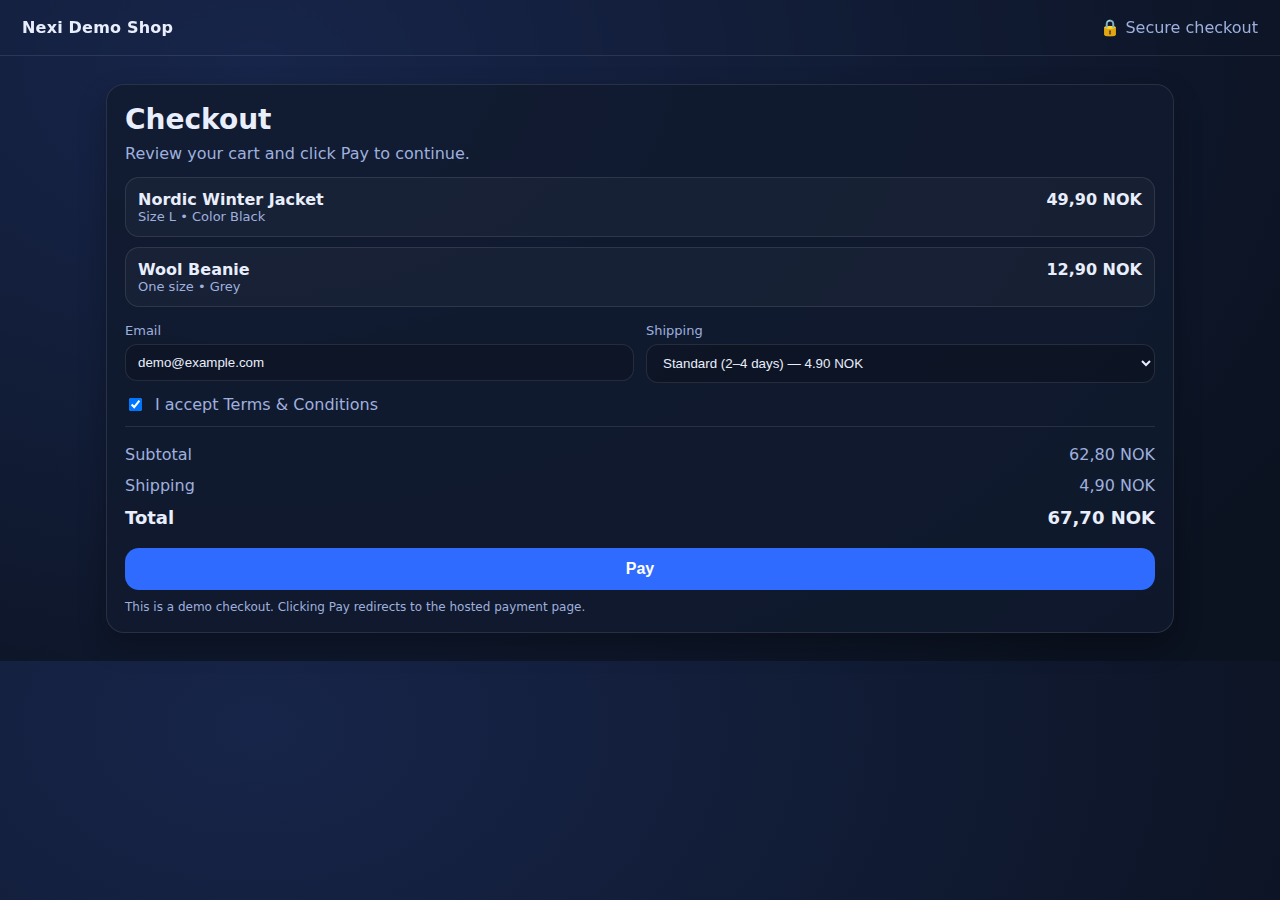
<file: index.html>
<!doctype html>
<html lang="en">
<head>
  <meta charset="utf-8" />
  <meta name="viewport" content="width=device-width,initial-scale=1" />
  <title>Demo Shop – Checkout</title>
  <link rel="stylesheet" href="style.css" />
</head>
<body>
  <header class="topbar">
    <div class="brand">Nexi Demo Shop</div>
    <div class="secure">🔒 Secure checkout</div>
  </header>

  <main class="container">
    <section class="card">
      <h1>Checkout</h1>
      <p class="muted">Review your cart and click Pay to continue.</p>

      <div id="cart" class="cart"></div>

      <div class="row">
        <div class="col">
          <label class="label">Email</label>
          <input id="email" class="input" type="email" placeholder="peter@example.com" value="demo@example.com" />
        </div>
        <div class="col">
          <label class="label">Shipping</label>
          <select id="shipping" class="input">
            <option value="4.90">Standard (2–4 days) — 4.90 NOK</option>
            <option value="9.90">Express (1–2 days) — 9.90 NOK</option>
          </select>
        </div>
      </div>

      <label class="checkbox">
        <input id="terms" type="checkbox" checked />
        <span>I accept Terms & Conditions</span>
      </label>

      <div class="summary">
        <div class="line"><span>Subtotal</span><span id="subtotal">€0.00</span></div>
        <div class="line"><span>Shipping</span><span id="shippingCost">€0.00</span></div>
        <div class="line total"><span>Total</span><span id="total">€0.00</span></div>
      </div>

      <button id="payBtn" class="pay">Pay</button>

      <div id="hint" class="hint">
        This is a demo checkout. Clicking Pay redirects to the hosted payment page.
      </div>
    </section>

   
  </main>

  <div id="overlay" class="overlay hidden">
    <div class="spinner"></div>
    <div class="overlayText">Redirecting to payment…</div>
  </div>

  <script src="app.js"></script>
</body>
</html>
</file>
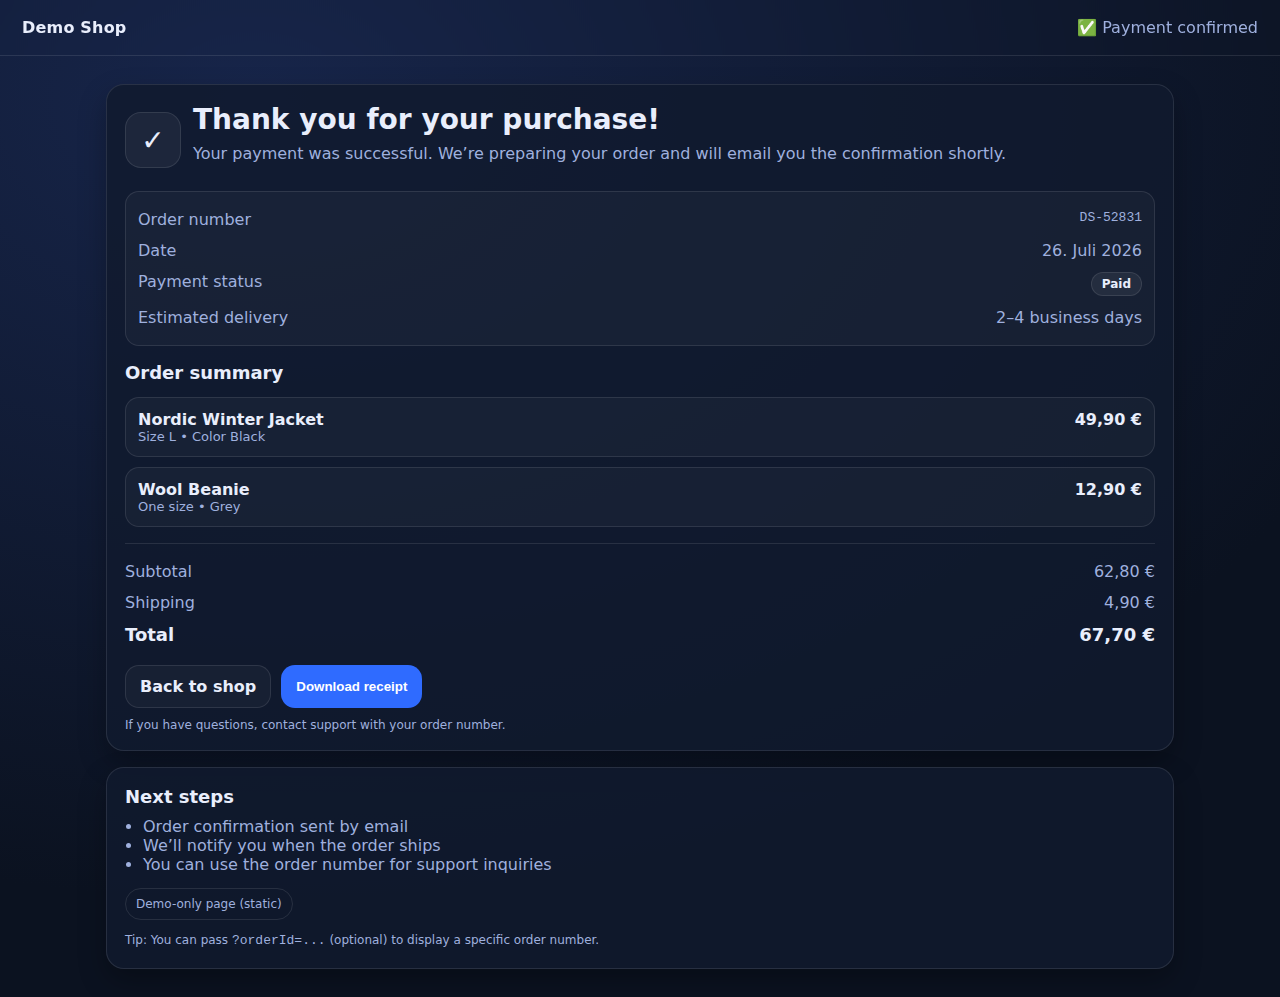
<file: confirmation.html>
<!doctype html>
<html lang="en">
<head>
  <meta charset="utf-8" />
  <meta name="viewport" content="width=device-width,initial-scale=1" />
  <title>Demo Shop – Payment Confirmation</title>
  <link rel="stylesheet" href="style.css" />
</head>
<body>
  <header class="topbar">
    <div class="brand">Demo Shop</div>
    <div class="secure">✅ Payment confirmed</div>
  </header>

  <main class="container">
    <section class="card">
      <div class="successHeader">
        <div class="successIcon">✓</div>
        <div>
          <h1>Thank you for your purchase!</h1>
          <p class="muted">
            Your payment was successful. We’re preparing your order and will email you the confirmation shortly.
          </p>
        </div>
      </div>

      <div class="orderBox">
        <div class="line"><span>Order number</span><span class="mono" id="orderId">DS-24001</span></div>
        <div class="line"><span>Date</span><span id="orderDate">—</span></div>
        <div class="line"><span>Payment status</span><span class="badge ok">Paid</span></div>
        <div class="line"><span>Estimated delivery</span><span id="eta">2–4 business days</span></div>
      </div>

      <h2 class="h2">Order summary</h2>
      <div id="summaryItems" class="cart"></div>

      <div class="summary">
        <div class="line"><span>Subtotal</span><span id="subtotal">€0.00</span></div>
        <div class="line"><span>Shipping</span><span id="shippingCost">€0.00</span></div>
        <div class="line total"><span>Total</span><span id="total">€0.00</span></div>
      </div>

      <div class="actions">
        <a class="btn secondary" href="./index.html">Back to shop</a>
        <button class="btn primary" id="downloadBtn">Download receipt</button>
      </div>

      <div class="hint">
        If you have questions, contact support with your order number.
      </div>
    </section>

    <aside class="card side">
      <h2>Next steps</h2>
      <ul class="bullets">
        <li>Order confirmation sent by email</li>
        <li>We’ll notify you when the order ships</li>
        <li>You can use the order number for support inquiries</li>
      </ul>

      <div class="pill">Demo-only page (static)</div>

      <div class="smallMuted">
        Tip: You can pass <span class="mono">?orderId=...</span> (optional) to display a specific order number.
      </div>
    </aside>
  </main>

  <script src="confirmation.js"></script>
</body>
</html>
</file>
<file: style.css>
:root {
  --bg: #0b1220;
  --card: #111a2e;
  --text: #e9eefc;
  --muted: #9fb0de;
  --border: rgba(255,255,255,0.10);
  --btn: #2f6bff;
  --btnHover: #2457d6;
}

* { box-sizing: border-box; }
body {
  margin: 0;
  font-family: ui-sans-serif, system-ui, -apple-system, Segoe UI, Roboto, Arial;
  background: radial-gradient(1200px 800px at 20% 10%, #17254a, var(--bg));
  color: var(--text);
}

.topbar {
  display: flex;
  justify-content: space-between;
  padding: 18px 22px;
  border-bottom: 1px solid var(--border);
  backdrop-filter: blur(6px);
}
.brand { font-weight: 700; letter-spacing: 0.2px; }
.secure { color: var(--muted); }

.container {
  max-width: 1100px;
  margin: 28px auto;
  padding: 0 16px;
  display: grid;
  grid-template-columns: 1fr 360px;
  gap: 16px;
}

.card {
  background: rgba(17,26,46,0.85);
  border: 1px solid var(--border);
  border-radius: 18px;
  padding: 18px;
  box-shadow: 0 12px 28px rgba(0,0,0,0.28);
}

h1 { margin: 0 0 8px; font-size: 28px; }
h2 { margin: 0 0 10px; font-size: 18px; }
.muted { margin: 0 0 14px; color: var(--muted); }

.cart { display: grid; gap: 10px; margin: 14px 0 16px; }
.item {
  display: grid;
  grid-template-columns: 1fr auto;
  gap: 8px;
  padding: 12px;
  border: 1px solid var(--border);
  border-radius: 14px;
  background: rgba(255,255,255,0.03);
}
.item .name { font-weight: 600; }
.item .desc { color: var(--muted); font-size: 13px; }
.item .price { font-weight: 700; }

.row { display: grid; grid-template-columns: 1fr 1fr; gap: 12px; margin: 12px 0; }
.label { display: block; margin: 0 0 6px; color: var(--muted); font-size: 13px; }
.input {
  width: 100%;
  padding: 10px 12px;
  border-radius: 12px;
  border: 1px solid var(--border);
  background: rgba(0,0,0,0.18);
  color: var(--text);
  outline: none;
}

.checkbox { display: flex; gap: 10px; align-items: center; margin: 12px 0; color: var(--muted); }

.summary {
  margin-top: 10px;
  padding-top: 12px;
  border-top: 1px solid var(--border);
}
.line { display: flex; justify-content: space-between; padding: 6px 0; color: var(--muted); }
.total { color: var(--text); font-weight: 800; font-size: 18px; }

.pay {
  width: 100%;
  margin-top: 14px;
  padding: 12px 14px;
  border: 0;
  border-radius: 14px;
  background: var(--btn);
  color: white;
  font-weight: 800;
  cursor: pointer;
  font-size: 16px;
}
.pay:hover { background: var(--btnHover); }

.hint { margin-top: 10px; font-size: 12px; color: var(--muted); }

.bullets { margin: 10px 0 0; padding-left: 18px; color: var(--muted); }
.pill {
  margin-top: 14px;
  display: inline-block;
  padding: 8px 10px;
  border: 1px solid var(--border);
  border-radius: 999px;
  color: var(--muted);
  font-size: 12px;
}

.overlay {
  position: fixed; inset: 0;
  background: rgba(0,0,0,0.65);
  display: flex;
  align-items: center;
  justify-content: center;
  flex-direction: column;
  gap: 14px;
  z-index: 9999;
}
.hidden { display: none; }
.spinner {
  width: 48px; height: 48px;
  border-radius: 999px;
  border: 4px solid rgba(255,255,255,0.18);
  border-top-color: rgba(255,255,255,0.9);
  animation: spin 0.8s linear infinite;
}
@keyframes spin { to { transform: rotate(360deg); } }
.overlayText { color: var(--text); font-weight: 700; }
@media (max-width: 960px) {
  .container { grid-template-columns: 1fr; }
}
/* Full-width layout when there's no aside */
.container {
  grid-template-columns: 1fr;
}
/* Confirmation page additions */
.successHeader {
  display: grid;
  grid-template-columns: 56px 1fr;
  gap: 12px;
  align-items: center;
  margin-bottom: 12px;
}

.successIcon {
  width: 56px;
  height: 56px;
  border-radius: 16px;
  border: 1px solid var(--border);
  display: grid;
  place-items: center;
  font-weight: 900;
  font-size: 28px;
  background: rgba(255,255,255,0.05);
}

.orderBox {
  margin: 14px 0 14px;
  padding: 12px;
  border: 1px solid var(--border);
  border-radius: 14px;
  background: rgba(255,255,255,0.03);
}

.mono {
  font-family: ui-monospace, SFMono-Regular, Menlo, Monaco, Consolas, "Liberation Mono", monospace;
  font-size: 13px;
}

.badge {
  display: inline-block;
  padding: 4px 10px;
  border-radius: 999px;
  font-size: 12px;
  font-weight: 700;
  border: 1px solid var(--border);
}
.badge.ok {
  background: rgba(255,255,255,0.06);
  color: var(--text);
}

.h2 { margin: 16px 0 10px; font-size: 18px; }

.actions {
  display: flex;
  gap: 10px;
  margin-top: 14px;
}

.btn {
  display: inline-flex;
  align-items: center;
  justify-content: center;
  gap: 8px;
  padding: 11px 14px;
  border-radius: 14px;
  font-weight: 800;
  text-decoration: none;
  border: 1px solid var(--border);
  cursor: pointer;
  background: rgba(255,255,255,0.03);
  color: var(--text);
}
.btn.primary {
  background: var(--btn);
  border-color: transparent;
  color: #fff;
}
.btn.primary:hover { background: var(--btnHover); }
.btn.secondary:hover { background: rgba(255,255,255,0.06); }

.smallMuted {
  margin-top: 12px;
  color: var(--muted);
  font-size: 12px;
  line-height: 1.4;
}
</file>
